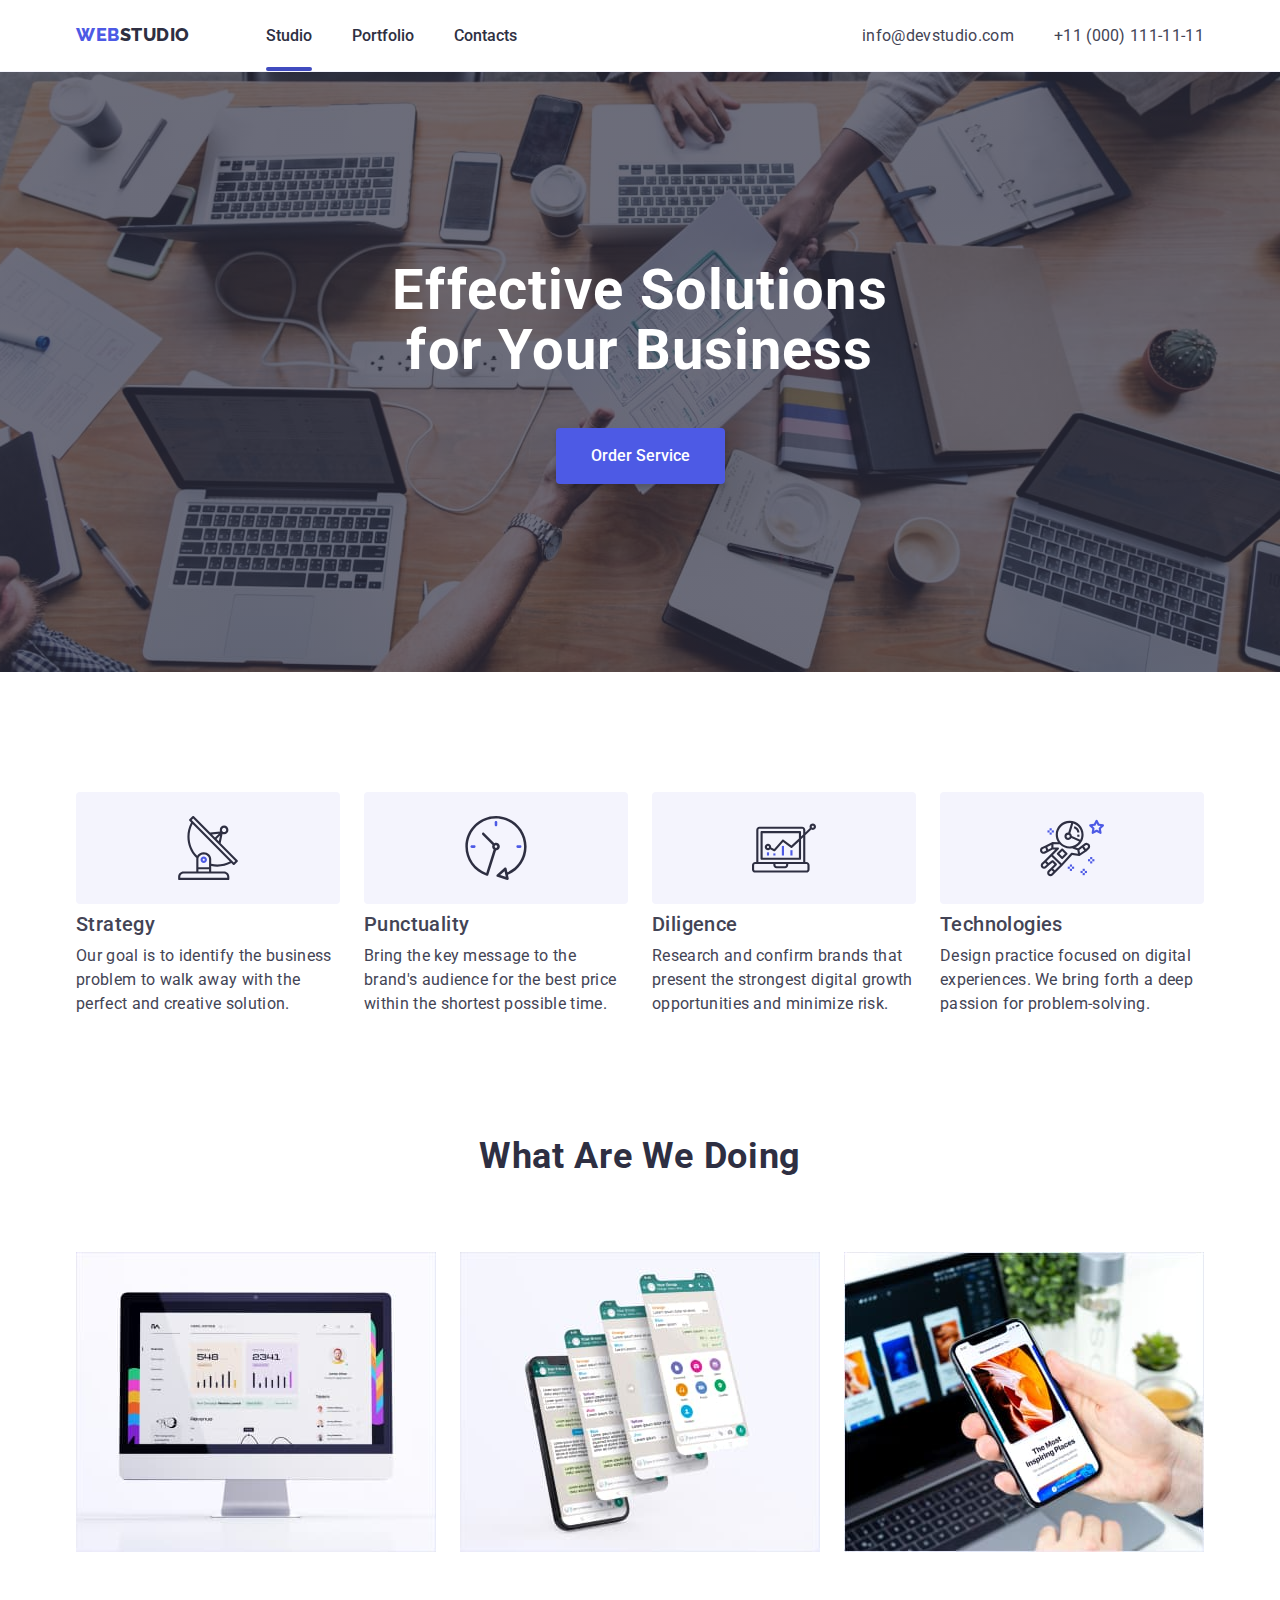
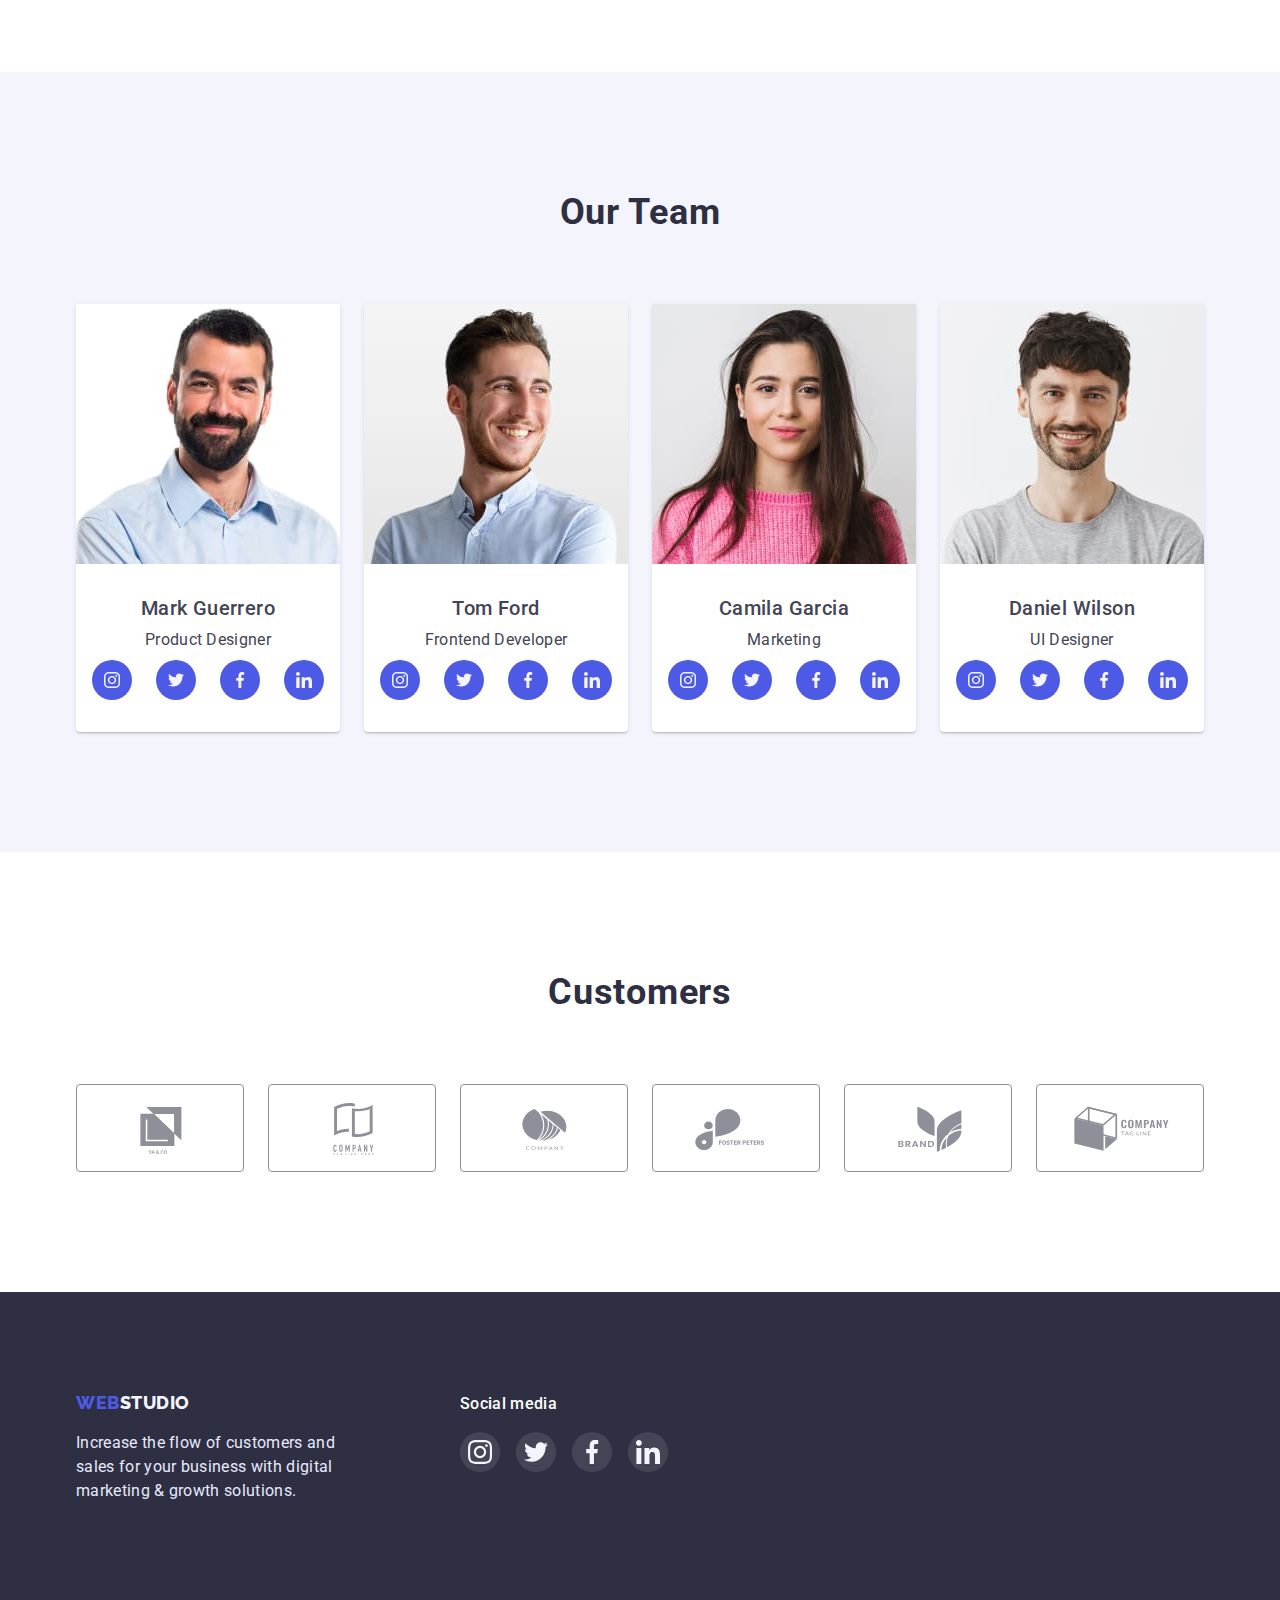
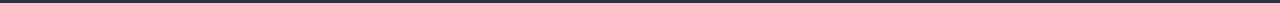
<file: index.html>
<!DOCTYPE html>
<html lang="en">
  <head>
    <meta charset="UTF-8" />
    <meta http-equiv="X-UA-Compatible" content="IE=edge" />
    <meta name="viewport" content="width=device-width, initial-scale=1.0" />
    <title>Main page</title>
    <link rel="preconnect" href="https://fonts.googleapis.com" />
    <link rel="preconnect" href="https://fonts.gstatic.com" crossorigin />
    <link
      href="https://fonts.googleapis.com/css2?family=Raleway:wght@800&display=swap"
      rel="stylesheet"
    />
    <link rel="preconnect" href="https://fonts.googleapis.com" />
    <link rel="preconnect" href="https://fonts.gstatic.com" crossorigin />
    <link
      href="https://fonts.googleapis.com/css2?family=Roboto:wght@400;500;700;900&display=swap"
      rel="stylesheet"
    />
    <link
      rel="stylesheet"
      href="https://cdn.jsdelivr.net/npm/modern-normalize@1.1.0/modern-normalize.min.css"
    />
    <link rel="stylesheet" href="./css/styles.css" />
  </head>
  <body class="page">
    <header class="header">
      <div class="container top-line">
        <nav class="main-nav">
          <a href="./index.html" class="logo">
            <span class="web">Web</span>Studio
          </a>
          <ul class="site-nav">
            <li class="item">
              <a href="./index.html" class="site-nav-link current">Studio</a>
            </li>
            <li class="item">
              <a href="./portfolio.html" class="site-nav-link active-link"
                >Portfolio</a
              >
            </li>
            <li class="item">
              <a href="" class="site-nav-link active-link">Contacts</a>
            </li>
          </ul>
        </nav>

        <address class="auth-nav">
          <ul class="address-list">
            <li class="item">
              <a href="mailto:info@devstudio.com" class="address-link"
                >info@devstudio.com</a
              >
            </li>
            <li class="item">
              <a href="tel:+110001111111" class="address-link"
                >+11 (000) 111-11-11</a
              >
            </li>
          </ul>
        </address>
      </div>
    </header>

    <main>
      <section class="hero">
        <div class="container">
          <h1 class="hero-title">Effective Solutions for Your Business</h1>
          <button type="button" class="hero-button" data-modal-open>
            Order Service
          </button>
        </div>
      </section>

      <section class="section">
        <div class="container">
          <h2 class="hidden">Advantages</h2>
          <ul class="advantages">
            <li class="advantage-item">
              <div class="advantage-icon-field">
                <svg width="64" height="64">
                  <use href="./images/icons/symbol-defs.svg#icon-antenna"></use>
                </svg>
              </div>
              <h3 class="advantage-item-title">Strategy</h3>
              <p class="advantage-item-text">
                Our goal is to identify the business problem to walk away with
                the perfect and creative solution.
              </p>
            </li>
            <li class="advantage-item">
              <div class="advantage-icon-field">
                <svg width="64" height="64">
                  <use href="./images/icons/symbol-defs.svg#icon-clock"></use>
                </svg>
              </div>
              <h3 class="advantage-item-title">Punctuality</h3>
              <p class="advantage-item-text">
                Bring the key message to the brand's audience for the best price
                within the shortest possible time.
              </p>
            </li>
            <li class="advantage-item">
              <div class="advantage-icon-field">
                <svg width="64" height="64">
                  <use href="./images/icons/symbol-defs.svg#icon-diagram"></use>
                </svg>
              </div>
              <h3 class="advantage-item-title">Diligence</h3>
              <p class="advantage-item-text">
                Research and confirm brands that present the strongest digital
                growth opportunities and minimize risk.
              </p>
            </li>
            <li class="advantage-item">
              <div class="advantage-icon-field">
                <svg width="64" height="64">
                  <use
                    href="./images/icons/symbol-defs.svg#icon-astronaut"
                  ></use>
                </svg>
              </div>
              <h3 class="advantage-item-title">Technologies</h3>
              <p class="advantage-item-text">
                Design practice focused on digital experiences. We bring forth a
                deep passion for problem-solving.
              </p>
            </li>
          </ul>
        </div>
      </section>

      <section class="section no-padding">
        <div class="container">
          <h2 class="direction-title section-title">What are we doing</h2>
          <ul class="direction">
            <li class="image-item">
              <img
                src="./images/what-are-we-doing/img1.jpg"
                alt="computer`s screen"
                width="360"
              />
            </li>
            <li class="image-item">
              <img
                src="./images/what-are-we-doing/img2.jpg"
                alt="smartphone`s screen"
                width="360"
              />
            </li>
            <li class="image-item">
              <img
                src="./images/what-are-we-doing/img3.jpg"
                alt="laptop`s and computer`s screens"
                width="360"
              />
            </li>
          </ul>
        </div>
      </section>

      <section class="team section">
        <div class="container">
          <h2 class="section-title">Our Team</h2>
          <ul class="team-members">
            <li class="team-card">
              <img
                src="./images/our-team/mark-guerrero.jpg"
                alt="Mark Guerrero"
                width="264"
                height="260"
              />
              <div class="team-card-bottom">
                <h3 class="team-names">Mark Guerrero</h3>
                <p class="team-position">Product Designer</p>
                <ul class="teams-social-media">
                  <li class="team-icon-circle">
                    <a
                      href="#"
                      target="_blank"
                      rel="noopener noreferer"
                      aria-label="link for instagram"
                      class="team-link"
                    >
                      <svg width="16" height="16" class="team-media-icon">
                        <use
                          href="./images/icons/symbol-defs.svg#icon-instagram"
                        ></use>
                      </svg>
                    </a>
                  </li>
                  <li class="team-icon-circle">
                    <a
                      href="#"
                      target="_blank"
                      rel="noopener noreferer"
                      aria-label="link for ецшееук"
                      class="team-link"
                    >
                      <svg width="16" height="16" class="team-media-icon">
                        <use
                          href="./images/icons/symbol-defs.svg#icon-twitter"
                        ></use>
                      </svg>
                    </a>
                  </li>
                  <li class="team-icon-circle">
                    <a
                      href="#"
                      target="_blank"
                      rel="noopener noreferer"
                      aria-label="link for facebook"
                      class="team-link"
                    >
                      <svg width="16" height="16" class="team-media-icon">
                        <use
                          href="./images/icons/symbol-defs.svg#icon-facebook"
                        ></use>
                      </svg>
                    </a>
                  </li>
                  <li class="team-icon-circle">
                    <a
                      href="#"
                      target="_blank"
                      rel="noopener noreferer"
                      aria-label="link for linkedin"
                      class="team-link"
                    >
                      <svg width="16" height="16" class="team-media-icon">
                        <use
                          href="./images/icons/symbol-defs.svg#icon-linkedin"
                        ></use>
                      </svg>
                    </a>
                  </li>
                </ul>
              </div>
            </li>
            <li class="team-card">
              <img
                src="./images/our-team/tom-ford.jpg"
                alt="Tom Ford"
                width="264"
                height="260"
              />
              <div class="team-card-bottom">
                <h3 class="team-names">Tom Ford</h3>
                <p class="team-position">Frontend Developer</p>
                <ul class="teams-social-media">
                  <li class="team-icon-circle">
                    <a
                      href="#"
                      target="_blank"
                      rel="noopener noreferer"
                      aria-label="link for instagram"
                      class="team-link"
                    >
                      <svg width="16" height="16" class="team-media-icon">
                        <use
                          href="./images/icons/symbol-defs.svg#icon-instagram"
                        ></use>
                      </svg>
                    </a>
                  </li>
                  <li class="team-icon-circle">
                    <a
                      href="#"
                      target="_blank"
                      rel="noopener noreferer"
                      aria-label="link for ецшееук"
                      class="team-link"
                    >
                      <svg width="16" height="16" class="team-media-icon">
                        <use
                          href="./images/icons/symbol-defs.svg#icon-twitter"
                        ></use>
                      </svg>
                    </a>
                  </li>
                  <li class="team-icon-circle">
                    <a
                      href="#"
                      target="_blank"
                      rel="noopener noreferer"
                      aria-label="link for facebook"
                      class="team-link"
                    >
                      <svg width="16" height="16" class="team-media-icon">
                        <use
                          href="./images/icons/symbol-defs.svg#icon-facebook"
                        ></use>
                      </svg>
                    </a>
                  </li>
                  <li class="team-icon-circle">
                    <a
                      href="#"
                      target="_blank"
                      rel="noopener noreferer"
                      aria-label="link for linkedin"
                      class="team-link"
                    >
                      <svg width="16" height="16" class="team-media-icon">
                        <use
                          href="./images/icons/symbol-defs.svg#icon-linkedin"
                        ></use>
                      </svg>
                    </a>
                  </li>
                </ul>
              </div>
            </li>
            <li class="team-card">
              <img
                src="./images/our-team/camila-garcia.jpg"
                alt="Camila Garcia"
                width="264"
                height="260"
              />
              <div class="team-card-bottom">
                <h3 class="team-names">Camila Garcia</h3>
                <p class="team-position">Marketing</p>
                <ul class="teams-social-media">
                  <li class="team-icon-circle">
                    <a
                      href="#"
                      target="_blank"
                      rel="noopener noreferer"
                      aria-label="link for instagram"
                      class="team-link"
                    >
                      <svg width="16" height="16" class="team-media-icon">
                        <use
                          href="./images/icons/symbol-defs.svg#icon-instagram"
                        ></use>
                      </svg>
                    </a>
                  </li>
                  <li class="team-icon-circle">
                    <a
                      href="#"
                      target="_blank"
                      rel="noopener noreferer"
                      aria-label="link for ецшееук"
                      class="team-link"
                    >
                      <svg width="16" height="16" class="team-media-icon">
                        <use
                          href="./images/icons/symbol-defs.svg#icon-twitter"
                        ></use>
                      </svg>
                    </a>
                  </li>
                  <li class="team-icon-circle">
                    <a
                      href="#"
                      target="_blank"
                      rel="noopener noreferer"
                      aria-label="link for facebook"
                      class="team-link"
                    >
                      <svg width="16" height="16" class="team-media-icon">
                        <use
                          href="./images/icons/symbol-defs.svg#icon-facebook"
                        ></use>
                      </svg>
                    </a>
                  </li>
                  <li class="team-icon-circle">
                    <a
                      href="#"
                      target="_blank"
                      rel="noopener noreferer"
                      aria-label="link for linkedin"
                      class="team-link"
                    >
                      <svg width="16" height="16" class="team-media-icon">
                        <use
                          href="./images/icons/symbol-defs.svg#icon-linkedin"
                        ></use>
                      </svg>
                    </a>
                  </li>
                </ul>
              </div>
            </li>
            <li class="team-card">
              <img
                src="./images/our-team/daniel-wilson.jpg"
                alt="Daniel Wilson"
                width="264"
                height="260"
              />
              <div class="team-card-bottom">
                <h3 class="team-names">Daniel Wilson</h3>
                <p class="team-position">UI Designer</p>
                <ul class="teams-social-media">
                  <li class="team-icon-circle">
                    <a
                      href="#"
                      target="_blank"
                      rel="noopener noreferer"
                      aria-label="link for instagram"
                      class="team-link"
                    >
                      <svg width="16" height="16" class="team-media-icon">
                        <use
                          href="./images/icons/symbol-defs.svg#icon-instagram"
                        ></use>
                      </svg>
                    </a>
                  </li>
                  <li class="team-icon-circle">
                    <a
                      href="#"
                      target="_blank"
                      rel="noopener noreferer"
                      aria-label="link for ецшееук"
                      class="team-link"
                    >
                      <svg width="16" height="16" class="team-media-icon">
                        <use
                          href="./images/icons/symbol-defs.svg#icon-twitter"
                        ></use>
                      </svg>
                    </a>
                  </li>
                  <li class="team-icon-circle">
                    <a
                      href="#"
                      target="_blank"
                      rel="noopener noreferer"
                      aria-label="link for facebook"
                      class="team-link"
                    >
                      <svg width="16" height="16" class="team-media-icon">
                        <use
                          href="./images/icons/symbol-defs.svg#icon-facebook"
                        ></use>
                      </svg>
                    </a>
                  </li>
                  <li class="team-icon-circle">
                    <a
                      href="#"
                      target="_blank"
                      rel="noopener noreferer"
                      aria-label="link for linkedin"
                      class="team-link"
                    >
                      <svg width="16" height="16" class="team-media-icon">
                        <use
                          href="./images/icons/symbol-defs.svg#icon-linkedin"
                        ></use>
                      </svg>
                    </a>
                  </li>
                </ul>
              </div>
            </li>
          </ul>
        </div>
      </section>

      <section class="section">
        <div class="container">
          <h2 class="section-title customers-title">Customers</h2>
          <ul class="customers-list">
            <li class="customer-icon-field">
              <a
                href="#"
                target="_blank"
                rel="noopener noreferer"
                class="customer-icon-link"
                aria-label="link to customer"
                class="customer-icon-link"
              >
                <svg width="104" height="56" class="customer-icon">
                  <use
                    href="./images/icons/symbol-defs.svg#icon-first-company"
                  ></use>
                </svg>
              </a>
            </li>
            <li class="customer-icon-field">
              <a
                href="#"
                target="_blank"
                rel="noopener noreferer"
                class="customer-icon-link"
              >
                <svg width="104" height="56" class="customer-icon">
                  <use
                    href="./images/icons/symbol-defs.svg#icon-second-company"
                  ></use>
                </svg>
              </a>
            </li>
            <li class="customer-icon-field">
              <a
                href="#"
                target="_blank"
                rel="noopener noreferer"
                class="customer-icon-link"
              >
                <svg width="104" height="56" class="customer-icon">
                  <use
                    href="./images/icons/symbol-defs.svg#icon-third-company"
                  ></use>
                </svg>
              </a>
            </li>
            <li class="customer-icon-field">
              <a
                href="#"
                target="_blank"
                rel="noopener noreferer"
                class="customer-icon-link"
              >
                <svg width="104" height="56" class="customer-icon">
                  <use
                    href="./images/icons/symbol-defs.svg#icon-fourth-company"
                  ></use>
                </svg>
              </a>
            </li>
            <li class="customer-icon-field">
              <a
                href="#"
                target="_blank"
                rel="noopener noreferer"
                class="customer-icon-link"
              >
                <svg width="104" height="56" class="customer-icon">
                  <use
                    href="./images/icons/symbol-defs.svg#icon-fifth-company"
                  ></use>
                </svg>
              </a>
            </li>
            <li class="customer-icon-field">
              <a
                href="#"
                target="_blank"
                rel="noopener noreferer"
                class="customer-icon-link"
              >
                <svg width="104" height="56" class="customer-icon">
                  <use
                    href="./images/icons/symbol-defs.svg#icon-sixth-company"
                  ></use>
                </svg>
              </a>
            </li>
          </ul>
        </div>
      </section>
    </main>

    <footer class="footer">
      <div class="container footer-content">
        <div class="footer-left">
          <a href="./index.html" class="footer-logo">
            <span class="web">Web</span>Studio
          </a>
          <p class="footer-text">
            Increase the flow of customers and sales for your business with
            digital marketing & growth solutions.
          </p>
        </div>
        <div class="footer-center">
          <h3 class="social-media-title">Social media</h3>
          <ul class="social-media">
            <li class="social-media-circle">
              <a
                href="#"
                target="_blank"
                rel="noopener noreferer"
                aria-label="link to instagram"
                class="footer-link"
              >
                <svg width="24" height="24" class="footer-icon">
                  <use
                    href="./images/icons/symbol-defs.svg#icon-instagram"
                  ></use>
                </svg>
              </a>
            </li>
            <li class="social-media-circle">
              <a
                href="#"
                target="_blank"
                rel="noopener noreferer"
                aria-label="link to twitter"
                class="footer-link"
              >
                <svg width="24" height="24" class="footer-icon">
                  <use href="./images/icons/symbol-defs.svg#icon-twitter"></use>
                </svg>
              </a>
            </li>
            <li class="social-media-circle">
              <a
                href="#"
                target="_blank"
                rel="noopener noreferer"
                aria-label="link to facebook"
                class="footer-link"
              >
                <svg width="24" height="24" class="footer-icon">
                  <use
                    href="./images/icons/symbol-defs.svg#icon-facebook"
                  ></use>
                </svg>
              </a>
            </li>
            <li class="social-media-circle">
              <a
                href="#"
                target="_blank"
                rel="noopener noreferer"
                aria-label="link to linkedin"
                class="footer-link"
              >
                <svg width="24" height="24" class="footer-icon">
                  <use
                    href="./images/icons/symbol-defs.svg#icon-linkedin"
                  ></use>
                </svg>
              </a>
            </li>
          </ul>
        </div>
      </div>
    </footer>
    <div class="backdrop is-hidden" data-modal>
      <div class="modal">
        <button class="modal-close-btn" data-modal-close>
          <svg width="8" height="8" class="close-icon">
            <use href="./images/icons/symbol-defs.svg#icon-close-black"></use>
          </svg>
        </button>
      </div>
    </div>
    <script src="./js/modal.js"></script>
  </body>
</html>
</file>
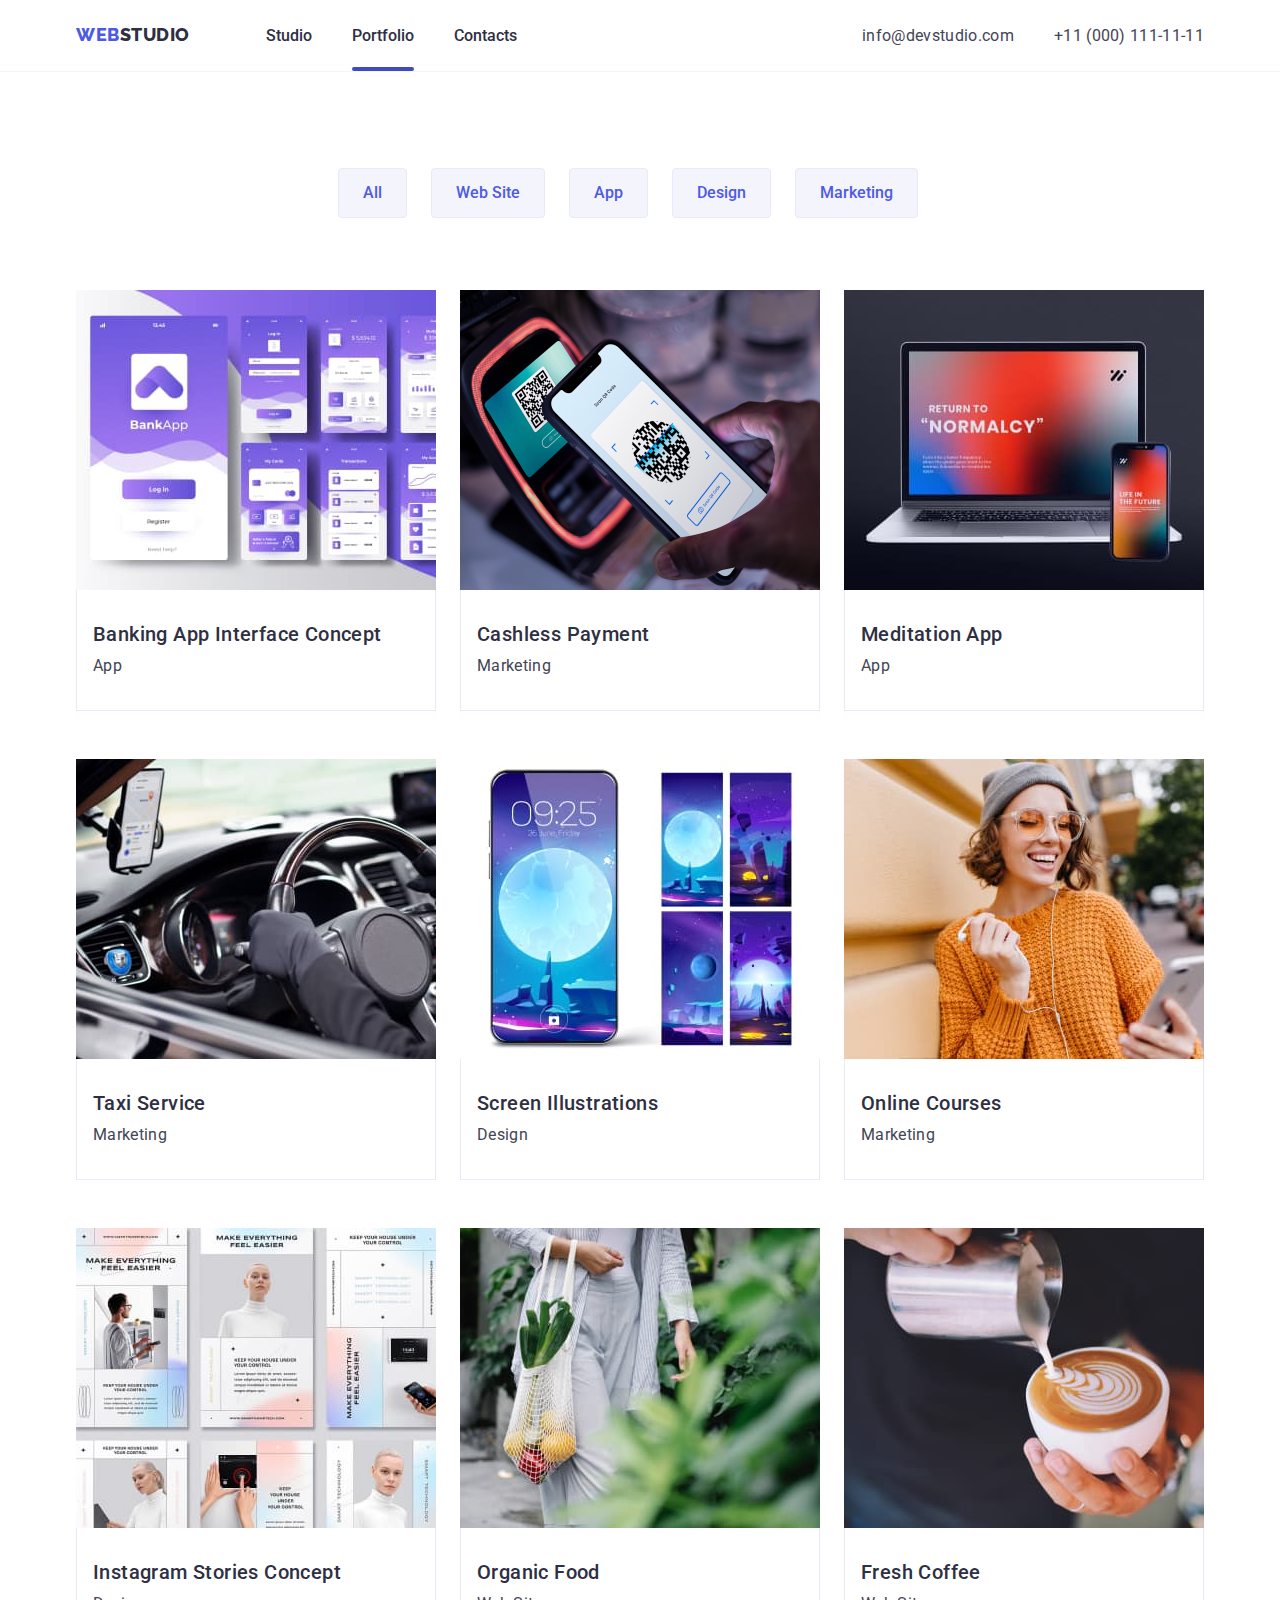
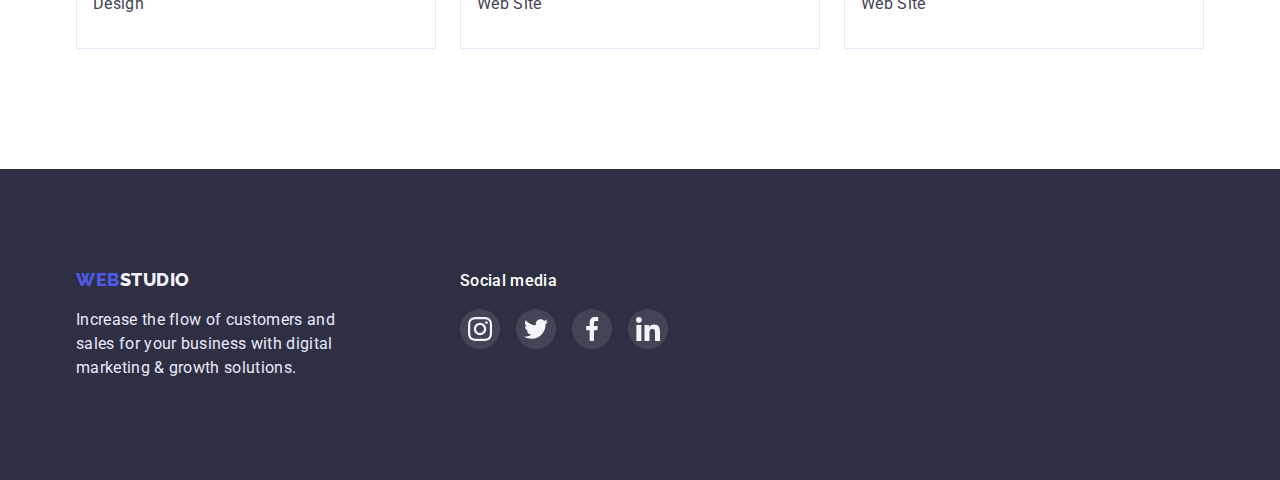
<file: portfolio.html>
<!DOCTYPE html>
<html lang="en">
  <head>
    <meta charset="UTF-8" />
    <meta http-equiv="X-UA-Compatible" content="IE=edge" />
    <meta name="viewport" content="width=device-width, initial-scale=1.0" />
    <title>Portfolio</title>
    <link rel="preconnect" href="https://fonts.googleapis.com" />
    <link rel="preconnect" href="https://fonts.gstatic.com" crossorigin />
    <link
      href="https://fonts.googleapis.com/css2?family=Raleway:wght@800&display=swap"
      rel="stylesheet"
    />
    <link rel="preconnect" href="https://fonts.googleapis.com" />
    <link rel="preconnect" href="https://fonts.gstatic.com" crossorigin />
    <link
      href="https://fonts.googleapis.com/css2?family=Roboto:wght@400;500;700;900&display=swap"
      rel="stylesheet"
    />
    <link
      rel="stylesheet"
      href="https://cdn.jsdelivr.net/npm/modern-normalize@1.1.0/modern-normalize.min.css"
    />
    <link rel="stylesheet" href="./css/styles.css" />
  </head>
  <body class="page">
    <header class="header">
      <div class="container top-line">
        <nav class="main-nav">
          <a href="./index.html" class="logo">
            <span class="web">Web</span>Studio
          </a>
          <ul class="site-nav">
            <li class="item">
              <a href="./index.html" class="site-nav-link active-link"
                >Studio</a
              >
            </li>
            <li class="item">
              <a href="./portfolio.html" class="site-nav-link current"
                >Portfolio</a
              >
            </li>
            <li class="item">
              <a href="" class="site-nav-link active-link">Contacts</a>
            </li>
          </ul>
        </nav>

        <address class="auth-nav">
          <ul class="address-list">
            <li class="item">
              <a href="mailto:info@devstudio.com" class="address-link"
                >info@devstudio.com</a
              >
            </li>
            <li class="item">
              <a href="tel:+110001111111" class="address-link"
                >+11 (000) 111-11-11</a
              >
            </li>
          </ul>
        </address>
      </div>
    </header>

    <main>
      <section class="section no-padding">
        <div class="container">
          <h1 class="hidden">Our Works</h1>

          <ul class="button-line">
            <li>
              <button type="button" class="button">All</button>
            </li>
            <li>
              <button type="button" class="button">Web Site</button>
            </li>
            <li>
              <button type="button" class="button">App</button>
            </li>
            <li>
              <button type="button" class="button">Design</button>
            </li>
            <li>
              <button type="button" class="button">Marketing</button>
            </li>
          </ul>

          <ul class="work-examples">
            <li class="work-card">
              <a href="#" class="work-card-link">
                <div class="work-card-wrapper">
                  <img
                    src="./images/portfolio/banking-app.jpg"
                    alt="Banking App
            Interface"
                    width="360"
                    class="work-image"
                  />
                  <p class="overlay">
                    14 Stylish and User-Friendly App Design Concepts · Task
                    Manager App · Calorie Tracker App · Exotic Fruit Ecommerce
                    App · Cloud Storage App
                  </p>
                </div>

                <div class="work-card-bottom">
                  <h2 class="work-title">Banking App Interface Concept</h2>
                  <p class="work-type">App</p>
                </div>
              </a>
            </li>
            <li class="work-card">
              <a href="#" class="work-card-link">
                <div class="work-card-wrapper">
                  <img
                    src="./images/portfolio/payment.jpg"
                    alt="a smartphone scans a
            QR code"
                    width="360"
                    class="work-image"
                  />
                  <p class="overlay">
                    14 Stylish and User-Friendly App Design Concepts · Task
                    Manager App · Calorie Tracker App · Exotic Fruit Ecommerce
                    App · Cloud Storage App
                  </p>
                </div>
                <div class="work-card-bottom">
                  <h2 class="work-title">Cashless Payment</h2>
                  <p class="work-type">Marketing</p>
                </div>
              </a>
            </li>
            <li class="work-card">
              <a href="#" class="work-card-link">
                <div class="work-card-wrapper">
                  <img
                    src="./images/portfolio/meditation.jpg"
                    alt="A laptop and a
            smartphone"
                    width="360"
                    class="work-image"
                  />
                  <p class="overlay">
                    14 Stylish and User-Friendly App Design Concepts · Task
                    Manager App · Calorie Tracker App · Exotic Fruit Ecommerce
                    App · Cloud Storage App
                  </p>
                </div>
                <div class="work-card-bottom">
                  <h2 class="work-title">Meditation App</h2>
                  <p class="work-type">App</p>
                </div>
              </a>
            </li>
            <li class="work-card">
              <a href="#" class="work-card-link">
                <div class="work-card-wrapper">
                  <img
                    src="./images/portfolio/taxi.jpg"
                    alt="a taxi app opened in
            front of a driver"
                    width="360"
                    class="work-image"
                  />
                  <p class="overlay">
                    14 Stylish and User-Friendly App Design Concepts · Task
                    Manager App · Calorie Tracker App · Exotic Fruit Ecommerce
                    App · Cloud Storage App
                  </p>
                </div>
                <div class="work-card-bottom">
                  <h2 class="work-title">Taxi Service</h2>
                  <p class="work-type">Marketing</p>
                </div>
              </a>
            </li>
            <li class="work-card">
              <a href="#" class="work-card-link">
                <div class="work-card-wrapper">
                  <img
                    src="./images/portfolio/illustration.jpg"
                    alt="Fantastic fool
                moon Illustrations"
                    width="360"
                    class="work-image"
                  />
                  <p class="overlay">
                    14 Stylish and User-Friendly App Design Concepts · Task
                    Manager App · Calorie Tracker App · Exotic Fruit Ecommerce
                    App · Cloud Storage App
                  </p>
                </div>

                <div class="work-card-bottom">
                  <h2 class="work-title">Screen Illustrations</h2>
                  <p class="work-type">Design</p>
                </div>
              </a>
            </li>
            <li class="work-card">
              <a href="#" class="work-card-link">
                <div class="work-card-wrapper">
                  <img
                    src="./images/portfolio/girl.jpg"
                    alt="Young woman with a
            smartphone"
                    width="360"
                    class="work-image"
                  />
                  <p class="overlay">
                    14 Stylish and User-Friendly App Design Concepts · Task
                    Manager App · Calorie Tracker App · Exotic Fruit Ecommerce
                    App · Cloud Storage App
                  </p>
                </div>
                <div class="work-card-bottom">
                  <h2 class="work-title">Online Courses</h2>
                  <p class="work-type">Marketing</p>
                </div>
              </a>
            </li>
            <li class="work-card">
              <a href="#" class="work-card-link">
                <div class="work-card-wrapper">
                  <img
                    src="./images/portfolio/stories.jpg"
                    alt="Instagram Stories
            examples"
                    width="360"
                    class="work-image"
                  />
                  <p class="overlay">
                    14 Stylish and User-Friendly App Design Concepts · Task
                    Manager App · Calorie Tracker App · Exotic Fruit Ecommerce
                    App · Cloud Storage App
                  </p>
                </div>
                <div class="work-card-bottom">
                  <h2 class="work-title">Instagram Stories Concept</h2>
                  <p class="work-type">Design</p>
                </div>
              </a>
            </li>
            <li class="work-card">
              <a href="#" class="work-card-link">
                <div class="work-card-wrapper">
                  <img
                    src="./images/portfolio/organic.jpg"
                    alt="Vegetables in a net"
                    width="360"
                    class="work-image"
                  />
                  <p class="overlay">
                    14 Stylish and User-Friendly App Design Concepts · Task
                    Manager App · Calorie Tracker App · Exotic Fruit Ecommerce
                    App · Cloud Storage App
                  </p>
                </div>
                <div class="work-card-bottom">
                  <h2 class="work-title">Organic Food</h2>
                  <p class="work-type">Web Site</p>
                </div>
              </a>
            </li>
            <li class="work-card">
              <a href="#" class="work-card-link">
                <div class="work-card-wrapper">
                  <img
                    src="./images/portfolio/coffee.jpg"
                    alt="A cup of coffe"
                    width="360"
                    class="work-image"
                  />
                  <p class="overlay">
                    14 Stylish and User-Friendly App Design Concepts · Task
                    Manager App · Calorie Tracker App · Exotic Fruit Ecommerce
                    App · Cloud Storage App
                  </p>
                </div>
                <div class="work-card-bottom">
                  <h2 class="work-title">Fresh Coffee</h2>
                  <p class="work-type">Web Site</p>
                </div>
              </a>
            </li>
          </ul>
        </div>
      </section>
    </main>

    <footer class="footer">
      <div class="container footer-content">
        <div class="footer-left">
          <a href="./index.html" class="footer-logo">
            <span class="web">Web</span>Studio
          </a>
          <p class="footer-text">
            Increase the flow of customers and sales for your business with
            digital marketing & growth solutions.
          </p>
        </div>
        <div class="footer-center">
          <h3 class="social-media-title">Social media</h3>
          <ul class="social-media">
            <li class="social-media-circle">
              <a
                href="#"
                target="_blank"
                rel="noopener noreferer"
                aria-label="link to instagram"
                class="footer-link"
              >
                <svg width="24" height="24" class="footer-icon">
                  <use
                    href="./images/icons/symbol-defs.svg#icon-instagram"
                  ></use>
                </svg>
              </a>
            </li>
            <li class="social-media-circle">
              <a
                href="#"
                target="_blank"
                rel="noopener noreferer"
                aria-label="link to twitter"
                class="footer-link"
              >
                <svg width="24" height="24" class="footer-icon">
                  <use href="./images/icons/symbol-defs.svg#icon-twitter"></use>
                </svg>
              </a>
            </li>
            <li class="social-media-circle">
              <a
                href="#"
                target="_blank"
                rel="noopener noreferer"
                aria-label="link to facebook"
                class="footer-link"
              >
                <svg width="24" height="24" class="footer-icon">
                  <use
                    href="./images/icons/symbol-defs.svg#icon-facebook"
                  ></use>
                </svg>
              </a>
            </li>
            <li class="social-media-circle">
              <a
                href="#"
                target="_blank"
                rel="noopener noreferer"
                aria-label="link to linkedin"
                class="footer-link"
              >
                <svg width="24" height="24" class="footer-icon">
                  <use
                    href="./images/icons/symbol-defs.svg#icon-linkedin"
                  ></use>
                </svg>
              </a>
            </li>
          </ul>
        </div>
      </div>
    </footer>
  </body>
</html>
</file>
<file: css/styles.css>
:root {
  --primary-brand-color: #4d5ae5;
  --pressed-state-color: #404bbf;
  --text-color: #434455;
  --dark-color: #2e2f42;
  --accent-color: #e7e9fc;
  --light-color: #f4f4fd;
  --white-color: #fff;
  --success-color: #31d0aa;
  --subtle-text-color: #8e8f99;
  --transition-duration: 250ms;
  --transition-cubic: cubic-bezier(0.4, 0, 0.2, 1);
  --modal-window-bckg: #fcfcfc;
}

body {
  font-family: "Roboto", "sans-serif";
  color: var(--text-color);
  background-color: var(--white-color);
}

h1,
h2,
h3,
h4,
p {
  margin-top: 0;
  margin-bottom: 0;
}

ul {
  margin-top: 0;
  margin-bottom: 0;
  padding-left: 0;
  list-style: none;
}

img {
  display: block;
}

.container {
  margin-right: auto;
  margin-left: auto;
  width: 1158px;
  padding-left: 15px;
  padding-right: 15px;
}

.section {
  padding-top: 120px;
  padding-bottom: 120px;
}

.section.no-padding {
  padding-top: 0;
}

.section-title {
  font-size: 36px;
  line-height: calc(40 / 36);
  text-align: center;
  letter-spacing: 0.02em;
  text-transform: capitalize;
  color: var(--dark-color);
}

.hidden {
  position: absolute;
  width: 1px;
  height: 1px;
  margin: -1px;
  border: 0;
  padding: 0;
  white-space: nowrap;
  clip-path: inset(100%);
  clip: rect(0 0 0 0);
  overflow: hidden;
}

/* Header */

.header {
  border-bottom: 1px solid;
  border-color: var(--light-color);
}
.logo {
  text-decoration: none;
  font-family: "Raleway";
  font-weight: 800;
  font-size: 18px;
  line-height: calc(21 / 18);
  letter-spacing: 0.03em;
  text-transform: uppercase;
  color: var(--dark-color);
  padding-top: 24px;
  padding-bottom: 23px;
}
.web {
  color: var(--primary-brand-color);
}

.top-line {
  display: flex;
  align-items: center;
}

.main-nav {
  display: flex;
}

/* Site nav */

.site-nav {
  display: flex;
  margin-left: 76px;
}

.site-nav .item:not(:last-child) {
  margin-right: 40px;
}

.site-nav-link {
  display: block;
  font-weight: 500;
  font-size: 16px;
  line-height: calc(24 / 16);
  text-decoration: none;
  color: var(--dark-color);
  padding-top: 24px;
  padding-bottom: 23px;
  transition: color var(--transition-duration) var(--transition-cubic);
}

.site-nav-link:hover,
.site-nav-link:focus {
  color: var(--pressed-state-color);
}

.current {
  position: relative;
}

.current::after {
  content: "";
  position: absolute;
  bottom: 0;
  left: 0;
  display: inline-block;
  width: 100%;
  height: 4px;
  background-color: var(--pressed-state-color);
  border-radius: 2px;
}
.active-link {
  position: relative;
}

.active-link::after {
  content: "";
  position: absolute;
  bottom: 0;
  left: 0;
  display: inline-block;
  width: 100%;
  height: 4px;
  background-color: transparent;
  border-radius: 2px;
}

.active-link:hover::after {
  content: "";
  position: absolute;
  bottom: 0;
  left: 0;
  display: inline-block;
  width: 100%;
  height: 4px;
  background-color: var(--pressed-state-color);
  border-radius: 2px;
}

/* Address */
.auth-nav {
  display: flex;
  margin-left: auto;
}

.address-list .item:not(:last-child) {
  margin-right: 40px;
}

.address-list {
  display: flex;
  list-style: none;
}

.address-link {
  text-decoration: none;
  font-style: normal;
  font-weight: 400;
  font-size: 16px;
  line-height: calc(24 / 16);
  letter-spacing: 0.02em;
  color: var(--text-color);
  transition: color var(--transition-duration) var(--transition-cubic);
}

.address-link:hover,
.address-link:focus {
  color: var(--pressed-state-color);
}

/* Footer */

.footer-content {
  display: flex;
}

.footer {
  padding-top: 100px;
  padding-bottom: 100px;
  background-color: var(--dark-color);
}

.footer-left {
  display: flex;
  flex-direction: column;
  justify-content: left;
  margin-right: 120px;
}

.footer-logo {
  text-decoration: none;
  font-family: "Raleway";
  font-weight: 800;
  font-size: 18px;
  line-height: calc(21 / 18);
  letter-spacing: 0.03em;
  text-transform: uppercase;
  color: var(--light-color);
}

.footer-text {
  color: var(--accent-color);
  font-size: 16px;
  line-height: calc(24 / 16);
  letter-spacing: 0.02em;
  width: 264px;
  margin-top: 18px;
}

.social-media-title {
  margin-bottom: 16px;
  color: var(--white-color);
  font-weight: 500;
  font-size: 16px;
  line-height: calc(24 / 16);
  letter-spacing: 0.02em;
}

.social-media {
  display: flex;
  width: 208px;
}

.social-media-circle:not(:last-child) {
  margin-right: 16px;
}

.footer-link {
  display: block;
  width: 40px;
  height: 40px;
  display: flex;
  justify-content: center;
  align-items: center;
  border-radius: 50%;
  background: rgba(255, 255, 255, 0.1);
  transition: background-color var(--transition-duration)
    var(--transition-cubic);
}

.footer-link:hover,
.footer-link:focus {
  background-color: var(--success-color);
}

.footer-icon {
  fill: var(--light-color);
}

/* Main Page Content */

/* Hero */

.hero {
  padding: 188px 0;
  text-align: center;
  max-width: 1440px;
  margin-left: auto;
  margin-right: auto;
  background-color: var(--dark-color);
  background-image: linear-gradient(
      rgba(46, 47, 66, 0.7),
      rgba(46, 47, 66, 0.7)
    ),
    url(../images/hero/hero-image.jpg);
  background-repeat: no-repeat;
  background-size: cover;
  background-position: center;
}

.hero-title {
  max-width: 500px;
  margin-left: auto;
  margin-right: auto;
  font-size: 56px;
  line-height: calc(60 / 56);
  letter-spacing: 0.02em;
  color: var(--white-color);
}

.hero-button {
  width: 169px;
  height: 56px;
  margin-top: 48px;
  cursor: pointer;
  font-family: inherit;
  font-weight: 500;
  font-size: 16px;
  line-height: calc(24 / 16);
  color: var(--white-color);
  background-color: var(--primary-brand-color);
  box-shadow: 0px 4px 4px rgba(0, 0, 0, 0.15);
  border: 1px solid transparent;
  border-radius: 4px;
  transition: background-color var(--transition-duration)
    var(--transition-cubic);
}

.hero-button:hover,
.hero-button:focus {
  background-color: var(--pressed-state-color);
}

/* Advantages */
.advantages {
  display: flex;
}

.advantage-item-title {
  font-weight: 500;
  font-size: 20px;
  line-height: calc(24 / 20);
  letter-spacing: 0.02em;
}

.advantage-item:not(:last-child) {
  margin-right: 24px;
}

.advantage-item-text {
  width: 264px;
  margin-top: 8px;
  font-size: 16px;
  line-height: calc(24 / 16);
  letter-spacing: 0.02em;
}

/* Advantages icons */

.advantage-icon-field {
  margin-bottom: 8px;
  background-color: var(--light-color);
  display: flex;
  justify-content: center;
  align-items: center;
  width: 264px;
  height: 112px;
  border-radius: 4px;
}

/* What are we doing */

.direction-title {
  margin-bottom: 76px;
}

.direction {
  display: flex;
}

.image-item:not(:last-child) {
  margin-right: 24px;
  padding: 0;
}

/* Our Team */

.team {
  background-color: var(--light-color);
}

.team-members {
  display: flex;
}

.team-names {
  font-weight: 500;
  font-size: 20px;
  line-height: calc(24 / 20);
  text-align: center;
  letter-spacing: 0.02em;
}

.team-position {
  font-weight: 400;
  font-size: 16px;
  line-height: calc(24 / 16);
  text-align: center;
  letter-spacing: 0.02em;
  margin-top: 8px;
}

.team-card {
  background-color: var(--white-color);
  box-shadow: 0px 1px 6px rgba(46, 47, 66, 0.08),
    0px 1px 1px rgba(46, 47, 66, 0.16), 0px 2px 1px rgba(46, 47, 66, 0.08);
  border-radius: 0px 0px 4px 4px;
  padding: 0;
  margin-right: 24px;
  margin-top: 72px;
  width: 264px;
}

.team-card-bottom {
  padding-bottom: 32px;
  padding-top: 32px;
}

.teams-social-media {
  display: flex;
  justify-content: center;
  gap: 24px;
  margin-top: 8px;
}

.team-icon-circle {
  width: 40px;
  height: 40px;
  display: flex;
}

.team-link {
  display: block;
  display: flex;
  justify-content: center;
  align-items: center;
  width: 100%;
  border-radius: 50%;
  background-color: var(--primary-brand-color);
  transition: background-color var(--transition-duration)
    var(--transition-cubic);
}

.team-link:hover,
.team-link:focus {
  background-color: var(--pressed-state-color);
}

.team-media-icon {
  fill: var(--light-color);
}

/* Customers */

.customers-title {
  margin-bottom: 72px;
}

.customers-list {
  display: flex;
  gap: 24px;
}

.customer-icon-link {
  display: block;
  display: flex;
  justify-content: center;
  align-items: center;
  width: 100%;
  border: 1px solid;
  border-color: var(--subtle-text-color);
  border-radius: 4px;
  width: 168px;
  height: 88px;
  transition: border-color var(--transition-duration) var(--transition-cubic);
}

.customer-icon {
  fill: var(--subtle-text-color);
  transition: fill var(--transition-duration) var(--transition-cubic);
}

.customer-icon-link:hover,
.customer-icon-link:focus {
  border-color: var(--pressed-state-color);
}

.customer-icon-link:hover .customer-icon,
.customer-icon-link:focus .customer-icon {
  fill: var(--pressed-state-color);
}

/* Portfolio */

/* Filters */

.button-line {
  display: flex;
  justify-content: center;
  padding-top: 96px;
}

.button {
  cursor: pointer;
  color: var(--primary-brand-color);
  background-color: var(--light-color);
  border: 1px solid #e7e9fc;
  border-radius: 4px;
  font-family: inherit;
  font-weight: 500;
  font-size: 16px;
  line-height: calc(24 / 16);
  text-align: center;
  padding: 12px 24px;
  margin-right: 24px;
  transition: color var(--transition-duration) var(--transition-cubic),
    background-color var(--transition-duration) var(--transition-cubic),
    border-color var(--transition-duration) var(--transition-cubic),
    box-shadow var(--transition-duration) var(--transition-cubic);
}

.button:hover,
.button:focus {
  color: var(--white-color);
  background-color: var(--pressed-state-color);
  border-color: var(--pressed-state-color);
  box-shadow: 0px 3px 1px rgba(0, 0, 0, 0.1), 0px 2px 1px rgba(0, 0, 0, 0.08),
    0px 2px 2px rgba(0, 0, 0, 0.12);
}

/* Works */

.work-examples {
  list-style: none;
  display: flex;
  flex-wrap: wrap;
  margin-top: 72px;
}

.work-link {
  text-decoration: none;
}

.work-title {
  color: var(--dark-color);
  font-weight: 500;
  font-size: 20px;
  line-height: 1.2;
  letter-spacing: 0.02em;
}

.work-type {
  margin-top: 8px;
  font-size: 16px;
  line-height: calc(24 / 16);
  letter-spacing: 0.02em;
  color: var(--text-color);
}

.work-card {
  background-color: var(--white-color);
  width: 360px;
  margin-right: 24px;
  margin-top: 48px;
}

.work-card:nth-child(-n + 3) {
  margin-top: 0;
}

.work-card:nth-child(3n) {
  margin-right: 0;
}

.work-card-bottom {
  border: 1px solid;
  border-color: var(--accent-color);
  border-top: none;
  padding: 32px 0 32px 16px;
}

.work-card-link {
  display: block;
  text-decoration: none;
  transition: box-shadow var(--transition-duration) var(--transition-cubic);
}

.work-card-link:hover,
.work-card-link:focus {
  box-shadow: 0px 1px 6px rgba(46, 47, 66, 0.08),
    0px 1px 1px rgba(46, 47, 66, 0.16), 0px 2px 1px rgba(46, 47, 66, 0.08);
}

.work-card-wrapper {
  position: relative;
  overflow: hidden;
}

.overlay {
  position: absolute;
  left: 0;
  top: 0;
  width: 100%;
  height: 100%;
  background-color: var(--primary-brand-color);
  color: var(--light-color);
  padding: 40px 32px;
  font-weight: 400;
  font-size: 16px;
  line-height: calc(24 / 16);
  letter-spacing: 0.02em;
  transform: translate(0, 100%);
  transition: transform var(--transition-duration) var(--transition-cubic);
}

.work-card-link:hover .overlay,
.work-card-link:focus .overlay {
  transform: translate(0, 0);
}

/* Modal window */

.backdrop {
  position: fixed;
  z-index: 100;
  top: 0;
  left: 0;
  width: 100%;
  height: 100%;
  background: rgba(46, 47, 66, 0.4);
  transition: opacity var(--transition-duration) var(--transition-cubic),
    visibility var(--transition-duration) var(--transition-cubic);
}

.modal {
  position: absolute;
  top: 50%;
  left: 50%;
  transform: translate(-50%, -50%);
  width: 408px;
  height: 576px;
  background-color: var(--modal-window-bckg);
}

.modal-close-btn {
  position: absolute;
  top: 24px;
  right: 24px;
  cursor: pointer;
  display: flex;
  justify-content: center;
  align-items: center;
  background-color: var(--accent-color);
  border: 1px solid rgba(0, 0, 0, 0.1);
  border-radius: 50%;
  width: 24px;
  height: 24px;
  padding: 0;
  transition: background-color var(--transition-duration)
      var(--transition-cubic),
    border-color var(--transition-duration) var(--transition-cubic);
}

.close-icon {
  transition: fill var(--transition-duration) var(--transition-cubic);
}

.modal-close-btn:hover,
.modal-close-btn:focus {
  background-color: var(--pressed-state-color);
  border-color: var(--pressed-state-color);
}

.modal-close-btn:hover .close-icon,
.modal-close-btn:focus .close-icon {
  fill: var(--white-color);
}

.backdrop.is-hidden {
  opacity: 0;
  visibility: hidden;
  pointer-events: none;
}
</file>
